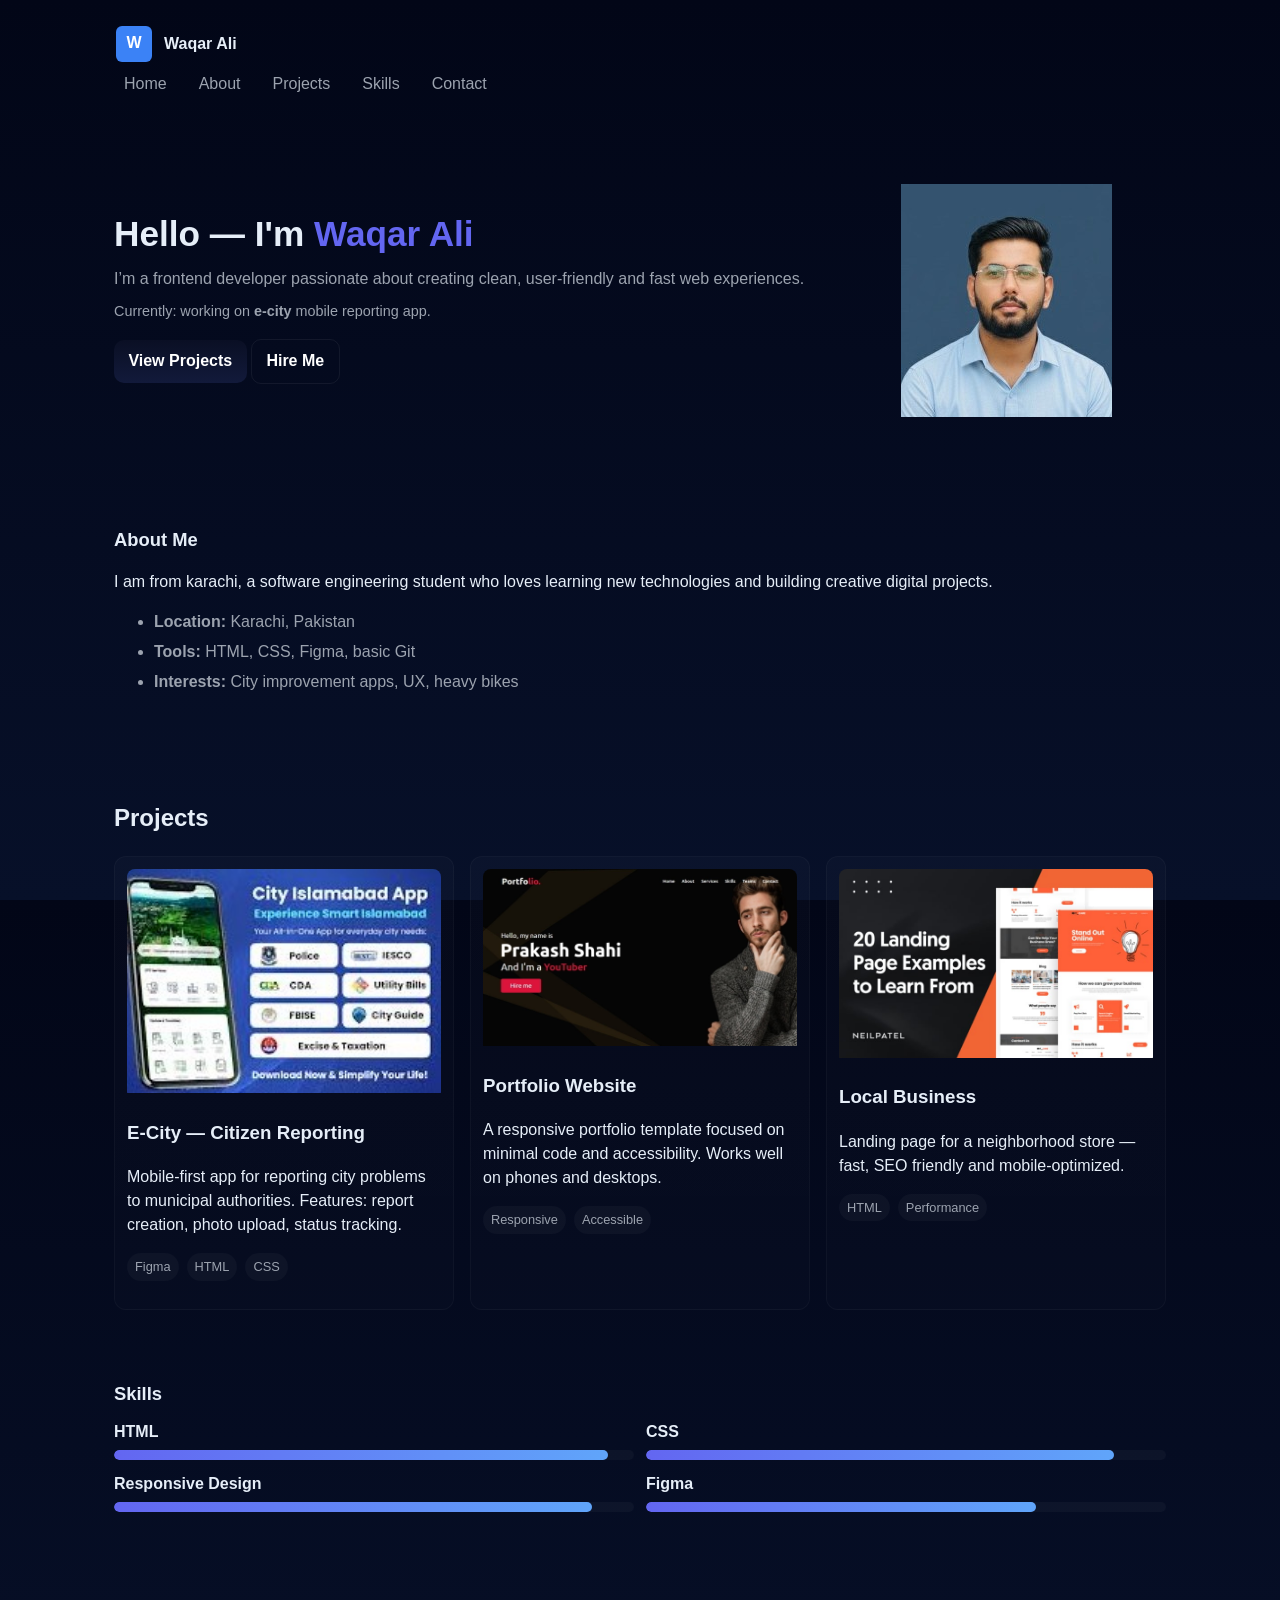
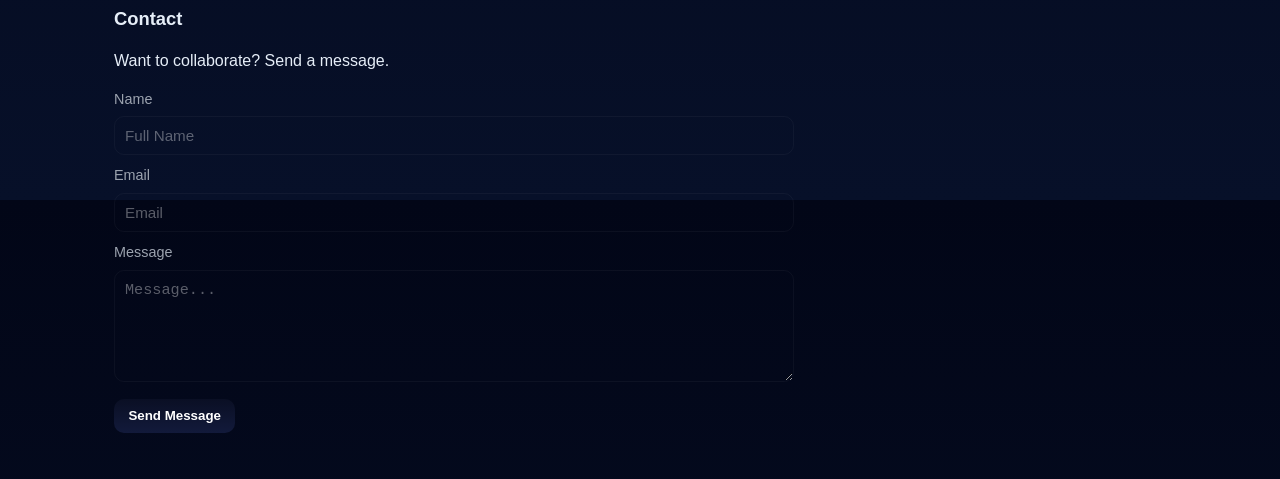
<file: index.html>
<!DOCTYPE html>
<html lang="en">
<head>
    <meta charset="UTF-8">
    <meta name="viewport" content="width=device-width, initial-scale=1.0">
    <title>waqar-portfolio</title>
    <link rel="stylesheet" href="styles.css">
</head>
<body>
    <header class="site_header">
     <div class="container header_inner">
      <a href="#home" class="logo" aria-label="Home">
        <svg width="40" height="40" viewBox="0 0 100 100" aria-hidden="true">
          <rect x="5" y="5" width="90" height="90" rx="15" fill="#3b82f6"/>
          <text x="50" y="60" font-size="40" text-anchor="middle" fill="#fff" font-family: "Poppins", Arial, sans-serif;
">W</text>
        </svg>
        <span>Waqar Ali</span>
      </a>

      <input id="nav-toggle" type="checkbox" class="nav-toggle" aria-label="Toggle menu">
      <nav class="nav">
        <a href="#start">Home</a>
        <a href="#about">About</a>
        <a href="#kam">Projects</a>
        <a href="#skils">Skills</a>
        <a href="#contact">Contact</a>
      </nav>

      <label for="nav-toggle" class="nav-toggle-label" aria-hidden="true">
        <span></span>
      </label>
     </div>
    </header>

     <main>
    <!-- portfolio home -->
    <section id="start" class="start">
      <div class="container start-grid">
        <div class="start-text">
          <h1>Hello — I'm <span class="accent">Waqar Ali</span></h1>
          <p class="lead">I’m a frontend developer passionate about creating clean, user-friendly and fast web experiences.</p>
          <p class="meta">Currently: working on <strong>e-city</strong> mobile reporting app.</p>
          <p class="cta-row">
            <a class="btn" href="#projects">View Projects</a>
            <a class="btn ghost" href="#contact">Hire Me</a>
          </p>
        </div>

        <div class="start-image" aria-hidden="true">
          <!-- Simple inline SVG avatar -->
          <img src="IMG_0847.jpg" alt="">
            
            <rect rx="20" width="200" height="200" fill="url(#g)"/>
            <g transform="translate(50,45)" fill="#fff">
              <circle cx="50" cy="35" r="28"/>
              <rect x="18" y="78" width="64" height="46" rx="8"/>
            </g>
          </svg>
        </div>
    </section>

    <!-- About -->
    <section id="about" class="section about">
      <div class="container">
        <h2>About Me</h2>
        <p>I am from karachi, a software engineering student who loves learning new technologies and building creative digital projects.</p>
        <ul class="about-list">
          <li><strong>Location:</strong> Karachi, Pakistan</li>
          <li><strong>Tools:</strong> HTML, CSS, Figma, basic Git</li>
          <li><strong>Interests:</strong> City improvement apps, UX, heavy bikes</li>
        </ul>
      </div>
    </section>


     <!-- Projects -->
    <section id="kam" class="block kam">
      <div class="container">
        <h2>Projects</h2>
        <div class="kam-grid">
          <article class="kam-card">
            <div class="kam-image" > <img src="images.jpeg" alt="" width="100%" height="70%" rx="12" fill="#eef2ff">
             
                
              </svg>
            </div>
            <h3>E-City — Citizen Reporting</h3>
            <p>Mobile-first app for reporting city problems to municipal authorities. Features: report creation, photo upload, status tracking.</p>
            <p class="tag-row"><span class="tag">Figma</span><span class="tag">HTML</span><span class="tag">CSS</span></p>
          </article>

          <article class="kam-card">
            <div class="kam-image"> <img src="Responsive-Personal-.jpg" alt="" width="100%" height="100%" rx="12">
               
              </svg>
            </div>
            <h3>Portfolio Website</h3>
            <p>A responsive portfolio template focused on minimal code and accessibility. Works well on phones and desktops.</p>
            <p class="tag-row"><span class="tag">Responsive</span><span class="tag">Accessible</span></p>
          </article>

           <article class="kam-card">
            <div class="kam-image"><img src="Landing-Page-.jpg" alt="" width="100%" height="100%" rx="12">
              </svg>
            </div>
            <h3>Local Business</h3>
            <p>Landing page for a neighborhood store — fast, SEO friendly and mobile-optimized.</p>
            <p class="tag-row"><span class="tag">HTML</span><span class="tag">Performance</span></p>
          </article>
        </div>
      </div>
    </section>
   
      <!-- Skils -->
    <section id="skils" class="section skils">
      <div class="container">
        <h2>Skills</h2>
        <div class="skils-grid">
          <div class="skil">
            <h4>HTML</h4>
            <div class="meter"><div class="meter-fill" style="width:95%"></div></div>
          </div>
          <div class="skil">
            <h4>CSS</h4>
            <div class="meter"><div class="meter-fill" style="width:90%"></div></div>
          </div>
          <div class="skil">
            <h4>Responsive Design</h4>
            <div class="meter"><div class="meter-fill" style="width:92%"></div></div>
          </div>
          <div class="skil">
            <h4>Figma</h4>
            <div class="meter"><div class="meter-fill" style="width:75%"></div></div>
          </div>
        </div>
      </div>
    </section>

     <!-- Contact form-->
    <section id="contact" class="section contact">
      <div class="container">
        <h2>Contact</h2>
        <p>Want to collaborate? Send a message.</p>

        <form class="contact-form" action="mailto:you@example.com" method="post" enctype="text/plain">
          <div class="form-row">
            <label for="name">Name</label>
            <input id="name" name="name" type="text" required placeholder="Full Name">
          </div>

          <div class="form-row">
            <label for="email">Email</label>
            <input id="email" name="email" type="email" required placeholder="Email">
          </div>

          <div class="form-row">
            <label for="message">Message</label>
            <textarea id="message" name="message" rows="5" required placeholder="Message..."></textarea>
          </div>

          <div class="form-actions">
            <button type="submit" class="btn">Send Message</button>
            
          </div>
        </form>

      </div>
    </section>

  </main>
</body>
</html>
</file>
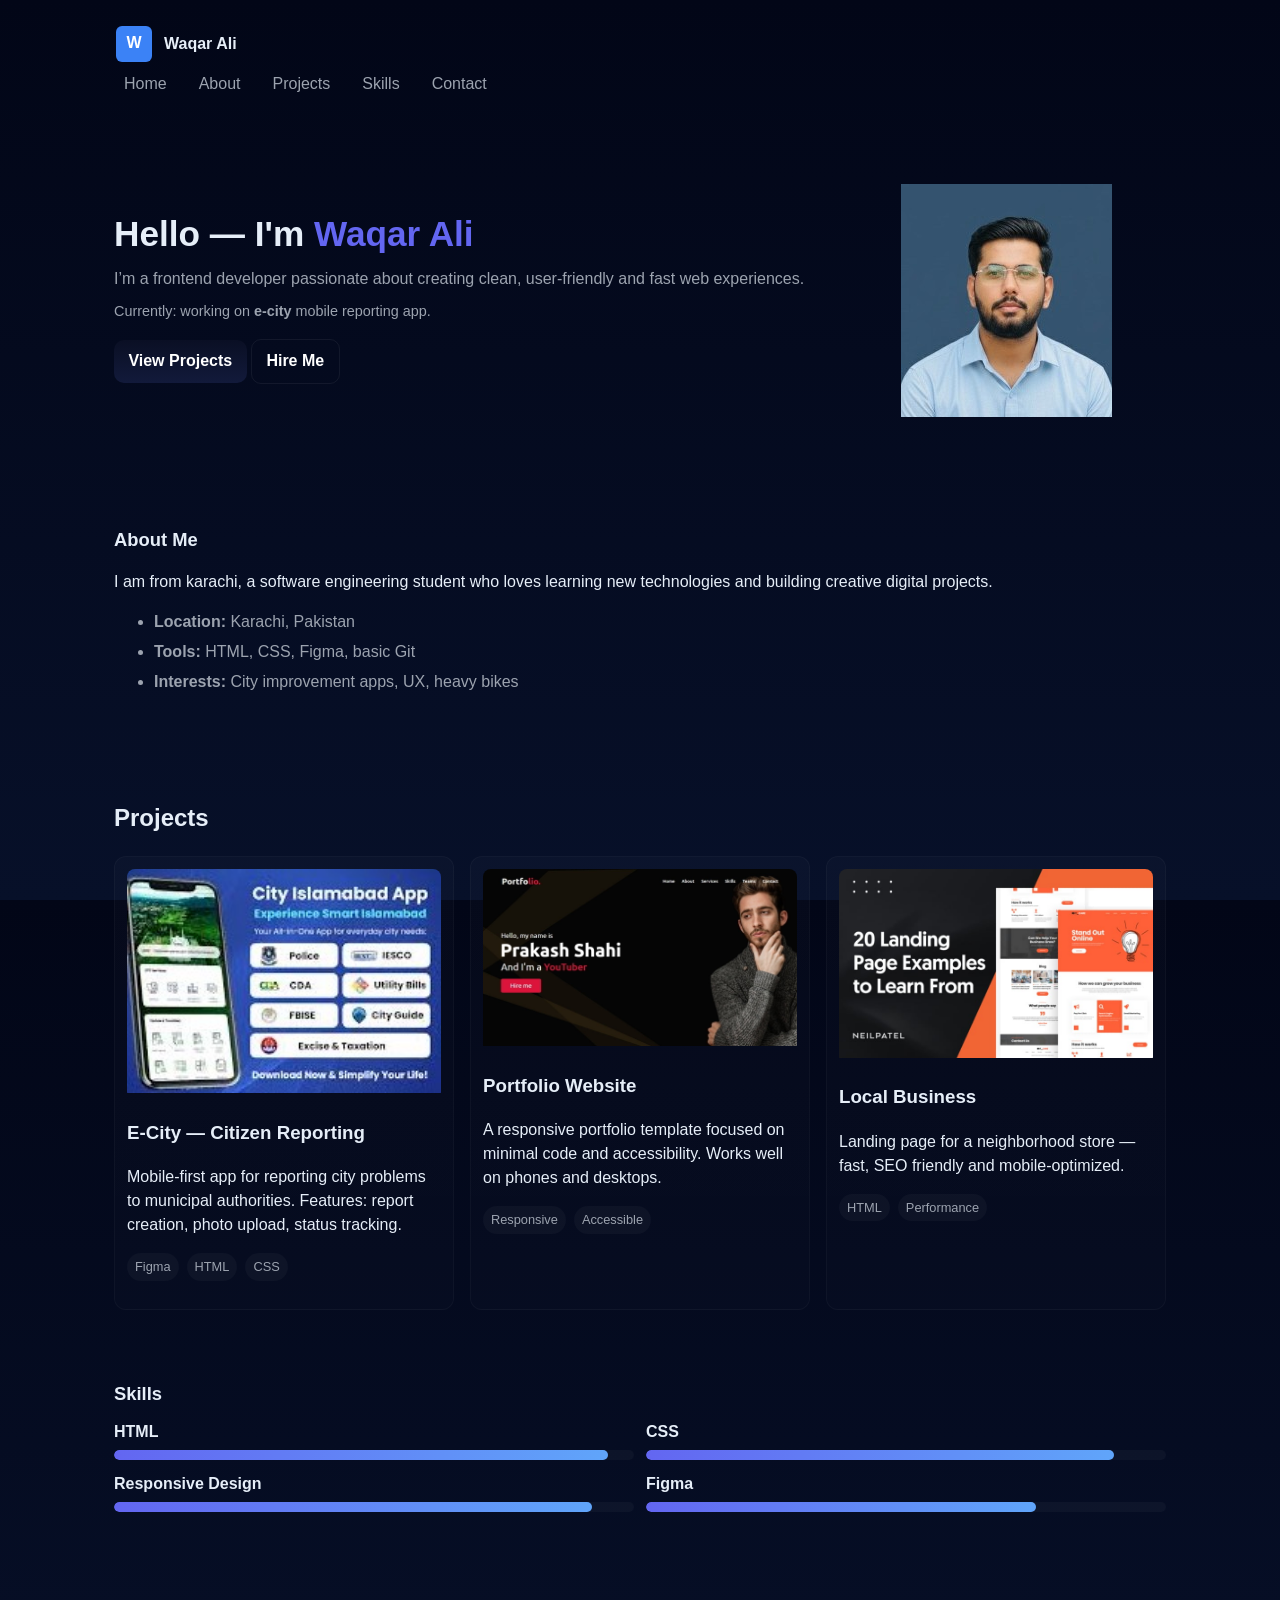
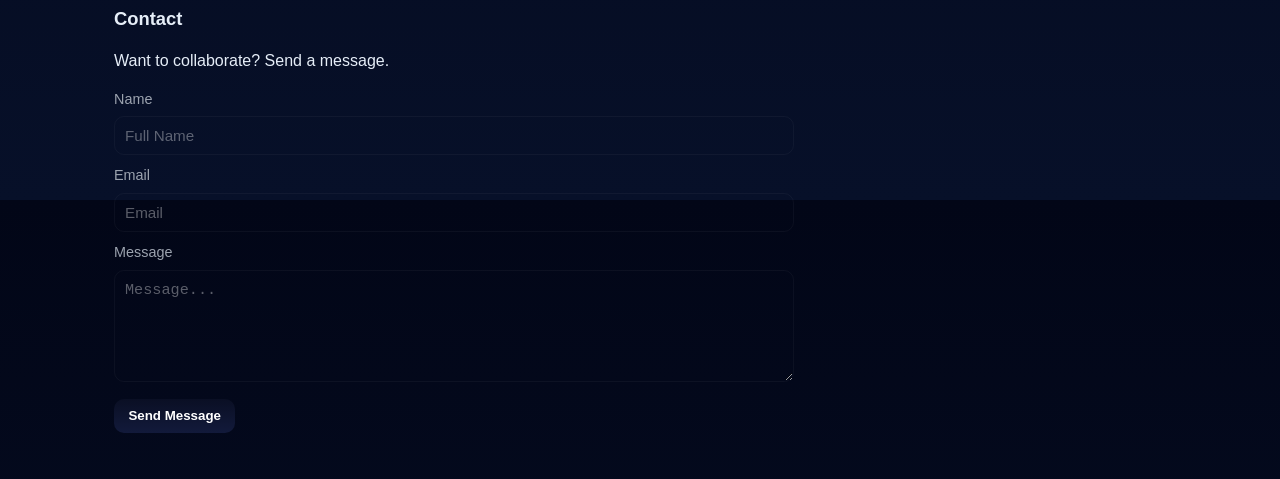
<file: waqar.html>
<!DOCTYPE html>
<html lang="en">
<head>
    <meta charset="UTF-8">
    <meta name="viewport" content="width=device-width, initial-scale=1.0">
    <title>waqar-portfolio</title>
    <link rel="stylesheet" href="styles.css">
</head>
<body>
    <header class="site_header">
     <div class="container header_inner">
      <a href="#home" class="logo" aria-label="Home">
        <svg width="40" height="40" viewBox="0 0 100 100" aria-hidden="true">
          <rect x="5" y="5" width="90" height="90" rx="15" fill="#3b82f6"/>
          <text x="50" y="60" font-size="40" text-anchor="middle" fill="#fff" font-family: "Poppins", Arial, sans-serif;
">W</text>
        </svg>
        <span>Waqar Ali</span>
      </a>

      <input id="nav-toggle" type="checkbox" class="nav-toggle" aria-label="Toggle menu">
      <nav class="nav">
        <a href="#home">Home</a>
        <a href="#about">About</a>
        <a href="#projects">Projects</a>
        <a href="#skills">Skills</a>
        <a href="#contact">Contact</a>
      </nav>

      <label for="nav-toggle" class="nav-toggle-label" aria-hidden="true">
        <span></span>
      </label>
     </div>
    </header>

     <main>
    <!-- portfolio home -->
    <section id="start" class="start">
      <div class="container start-grid">
        <div class="start-text">
          <h1>Hello — I'm <span class="accent">Waqar Ali</span></h1>
          <p class="lead">I’m a frontend developer passionate about creating clean, user-friendly and fast web experiences.</p>
          <p class="meta">Currently: working on <strong>e-city</strong> mobile reporting app.</p>
          <p class="cta-row">
            <a class="btn" href="#projects">View Projects</a>
            <a class="btn ghost" href="#contact">Hire Me</a>
          </p>
        </div>

        <div class="start-image" aria-hidden="true">
          <!-- Simple inline SVG avatar -->
          <img src="IMG_0847.jpg" alt="">
            
            <rect rx="20" width="200" height="200" fill="url(#g)"/>
            <g transform="translate(50,45)" fill="#fff">
              <circle cx="50" cy="35" r="28"/>
              <rect x="18" y="78" width="64" height="46" rx="8"/>
            </g>
          </svg>
        </div>
    </section>

    <!-- About -->
    <section id="about" class="section about">
      <div class="container">
        <h2>About Me</h2>
        <p>I am from karachi, a software engineering student who loves learning new technologies and building creative digital projects.</p>
        <ul class="about-list">
          <li><strong>Location:</strong> Karachi, Pakistan</li>
          <li><strong>Tools:</strong> HTML, CSS, Figma, basic Git</li>
          <li><strong>Interests:</strong> City improvement apps, UX, heavy bikes</li>
        </ul>
      </div>
    </section>


     <!-- Projects -->
    <section id="kam" class="block kam">
      <div class="container">
        <h2>Projects</h2>
        <div class="kam-grid">
          <article class="kam-card">
            <div class="kam-image" > <img src="images.jpeg" alt="" width="100%" height="70%" rx="12" fill="#eef2ff">
             
                
              </svg>
            </div>
            <h3>E-City — Citizen Reporting</h3>
            <p>Mobile-first app for reporting city problems to municipal authorities. Features: report creation, photo upload, status tracking.</p>
            <p class="tag-row"><span class="tag">Figma</span><span class="tag">HTML</span><span class="tag">CSS</span></p>
          </article>

          <article class="kam-card">
            <div class="kam-image"> <img src="Responsive-Personal-.jpg" alt="" width="100%" height="100%" rx="12">
               
              </svg>
            </div>
            <h3>Portfolio Website</h3>
            <p>A responsive portfolio template focused on minimal code and accessibility. Works well on phones and desktops.</p>
            <p class="tag-row"><span class="tag">Responsive</span><span class="tag">Accessible</span></p>
          </article>

           <article class="kam-card">
            <div class="kam-image"><img src="Landing-Page-.jpg" alt="" width="100%" height="100%" rx="12">
              </svg>
            </div>
            <h3>Local Business</h3>
            <p>Landing page for a neighborhood store — fast, SEO friendly and mobile-optimized.</p>
            <p class="tag-row"><span class="tag">HTML</span><span class="tag">Performance</span></p>
          </article>
        </div>
      </div>
    </section>
   
      <!-- Skils -->
    <section id="skils" class="section skils">
      <div class="container">
        <h2>Skills</h2>
        <div class="skils-grid">
          <div class="skil">
            <h4>HTML</h4>
            <div class="meter"><div class="meter-fill" style="width:95%"></div></div>
          </div>
          <div class="skil">
            <h4>CSS</h4>
            <div class="meter"><div class="meter-fill" style="width:90%"></div></div>
          </div>
          <div class="skil">
            <h4>Responsive Design</h4>
            <div class="meter"><div class="meter-fill" style="width:92%"></div></div>
          </div>
          <div class="skil">
            <h4>Figma</h4>
            <div class="meter"><div class="meter-fill" style="width:75%"></div></div>
          </div>
        </div>
      </div>
    </section>

     <!-- Contact form-->
    <section id="contact" class="section contact">
      <div class="container">
        <h2>Contact</h2>
        <p>Want to collaborate? Send a message.</p>

        <form class="contact-form" action="mailto:you@example.com" method="post" enctype="text/plain">
          <div class="form-row">
            <label for="name">Name</label>
            <input id="name" name="name" type="text" required placeholder="Full Name">
          </div>

          <div class="form-row">
            <label for="email">Email</label>
            <input id="email" name="email" type="email" required placeholder="Email">
          </div>

          <div class="form-row">
            <label for="message">Message</label>
            <textarea id="message" name="message" rows="5" required placeholder="Message..."></textarea>
          </div>

          <div class="form-actions">
            <button type="submit" class="btn">Send Message</button>
            
          </div>
        </form>

      </div>
    </section>

  </main>
</body>
</html>
</file>
<file: styles.css>
/* styles.css - Mobile-first responsive portfolio */
:root{
  --bg: #0f172a;
  --card: #0b1220;
  --muted: #9ca3af;
  --accent: #6366f1;
  --accent-2: #60a5fa;
  --surface: #0b1220;
  --glass: rgba(255,255,255,0.03);
  --max-width: 1100px;
  --radius: 12px;
  --container-padding: 1rem;
  color-scheme: light;
  font-family: "Poppins", Arial, sans-serif;

}

*{box-sizing:border-box}
html,body{height:100%}
body{
  margin:0;
  background:linear-gradient(180deg,#020617 0%, #071029 100%);
  color:#e6eef8;
  -webkit-font-smoothing:antialiased;
  -moz-osx-font-smoothing:grayscale;
  line-height:1.5;
}

/* layout container */
.container{
  width:100%;
  max-width:var(--max-width);
  margin:0 auto;
  padding:var(--container-padding);
}

/* Header */
.site-header{
  position:sticky;
  top:0;
  z-index:40;
  backdrop-filter: blur(6px);
  background: linear-gradient(180deg, rgba(2,6,23,0.6), rgba(2,6,23,0.3));
  border-bottom: 1px solid rgba(255,255,255,0.03);
}
.header-inner{
  display:flex;
  gap:12px;
  align-items:center;
  justify-content:space-between;
  padding:0.5rem 0;
}
.logo{
  display:flex;
  gap:10px;
  align-items:center;
  text-decoration:none;
  color:inherit;
  font-weight:600;
}
.logo span{font-size:1rem}

/* nav */
.nav{
  display:flex;
  gap:12px;
  align-items:center;
}
/* Animated underline on hover */
.nav a {
  position: relative;
  color: var(--muted);
  text-decoration: none;
  padding: 8px 10px;
  border-radius: 8px;
  font-size: 0.95rem;
  transition: color 0.3s ease;
}

.nav a::after {
  content: "";
  position: absolute;
  left: 0;
  bottom: 4px;
  width: 0%;
  height: 2px;
  background: var(--accent);
  transition: width 0.3s ease;
  border-radius: 2px;
}

.nav a:hover {
  color: #fff;
}

.nav a:hover::after {
  width: 100%;
}


/* hamburger (mobile) */
.nav-toggle{
  display:none;
}
.nav-toggle-label{
  display:none;
  width:44px;height:44px;
  border-radius:10px;
  align-items:center;
  justify-content:center;
  cursor:pointer;
}
.nav-toggle-label span, .nav-toggle-label span::before, .nav-toggle-label span::after{
  display:block;
  background:#fff;
  height:2px;
  width:20px;
  position:relative;
  border-radius:2px;
}
.nav-toggle-label span::before, .nav-toggle-label span::after{
  content:"";
  position:absolute;
  left:0;
}
.nav-toggle-label span::before{top:-6px}
.nav-toggle-label span::after{top:6px}

/*start*/
.start{
  padding:2rem 0;
}
.start-grid{
  display:grid;
  grid-template-columns: 1fr;
  gap:1.8rem;
  align-items:center;
}
.start-text h1{font-size:1.6rem;margin:0 0 .4rem}
.lead{color:var(--muted);margin:0 0 0.6rem}
.meta{color:var(--muted);font-size:0.9rem;margin:0 0 1rem}
.accent{color:var(--accent)}
.btn{
  display:inline-block;
  border:0;padding:0.6rem 0.9rem;border-radius:10px;
  background:linear-gradient(180deg, #0a0f24 0%, #121a3b 100%);
  color:#fff;text-decoration:none;font-weight:600;
}
.btn.ghost{background:transparent;border:1px solid rgba(255,255,255,0.06)}


.start-image{text-align:center}
.avatar{width:180px;height:180px;border-radius:16px;box-shadow:0 8px 30px rgba(99,102,241,0.12)}
/* Sections */
.section{padding:1.4rem 0}
.section h2{margin-top:0;margin-bottom:0.8rem;font-size:1.15rem}
.about-list{display:grid;gap:6px;margin-top:0.6rem;color:var(--muted)}

/* Projects */
.kam-grid{
  display:grid;
  grid-template-columns:1fr;
  gap:1rem;
}
.kam-card{
  background:linear-gradient(180deg, rgba(255,255,255,0.02), rgba(255,255,255,0.01));
  border-radius:12px;padding:12px;border:1px solid rgba(255,255,255,0.03);
}
.kam-image{border-radius:8px;overflow:hidden;margin-bottom:0.6rem}
.tag-row{display:flex;gap:8px;margin-top:0.6rem}
.tag{background:rgba(255,255,255,0.03);padding:4px 8px;border-radius:999px;font-size:0.8rem;color:var(--muted)}

/* Skills */
.skils-grid{display:grid;gap:12px}
.skil h4{margin:0 0 6px}
.meter{background:rgba(255,255,255,0.03);height:10px;border-radius:999px;overflow:hidden}
.meter-fill{height:100%;background:linear-gradient(90deg,var(--accent),var(--accent-2));border-radius:inherit}


/* Contact form */
.contact-form{
  display:grid;
  gap:10px;
  max-width:680px;
}
.form-row label{display:block;font-size:0.9rem;margin-bottom:6px;color:var(--muted)}
input[type="text"], input[type="email"], textarea{
  width:100%;padding:10px;border-radius:10px;border:1px solid rgba(255,255,255,0.04);
  background:transparent;color:inherit;font-size:0.95rem;
  outline: none;
}
input::placeholder, textarea::placeholder{color:rgba(255,255,255,0.35)}
.form-actions{display:flex;gap:10px}

/* Responsive (tablet and up) */
@media(min-width:700px){
  .start-grid{grid-template-columns: 1fr 320px}
  .kam-grid{grid-template-columns:repeat(2,1fr)}
  .skils-grid{grid-template-columns:repeat(2,1fr)}
  .header-inner{align-items:center}
  .nav-toggle-label{display:none}
}

/* Desktop */
@media(min-width:1000px){
  .container{padding:1.5rem}
  .kam-grid{grid-template-columns:repeat(3,1fr)}
  .start-text h1{font-size:2.2rem}
  .nav a{font-size:1rem}
}

/* Mobile-specific nav behavior */
@media(max-width:699px){
  .nav{position:fixed;inset:60px 12px auto 12px;padding:12px;flex-direction:column;background:linear-gradient(180deg, rgba(2,6,23,0.95), rgba(2,6,23,0.95));border-radius:12px;box-shadow:0 10px 30px rgba(0,0,0,0.5);transform:scale(0.98);opacity:0;pointer-events:none;transition:all .2s ease}
  .nav a{padding:12px;border-radius:8px}
  .nav-toggle{display:block}
  .nav-toggle-label{display:flex}
  /* when toggled show */
  .nav-toggle:checked + .nav{opacity:1;pointer-events:auto;transform:none}
  /* position label right */
  .nav-toggle-label{margin-left:12px}
}

/* small helpers */
.lead, .meta, p{hyphens:auto}
small.small{font-size:.8rem;color:var(--muted)}
</file>
